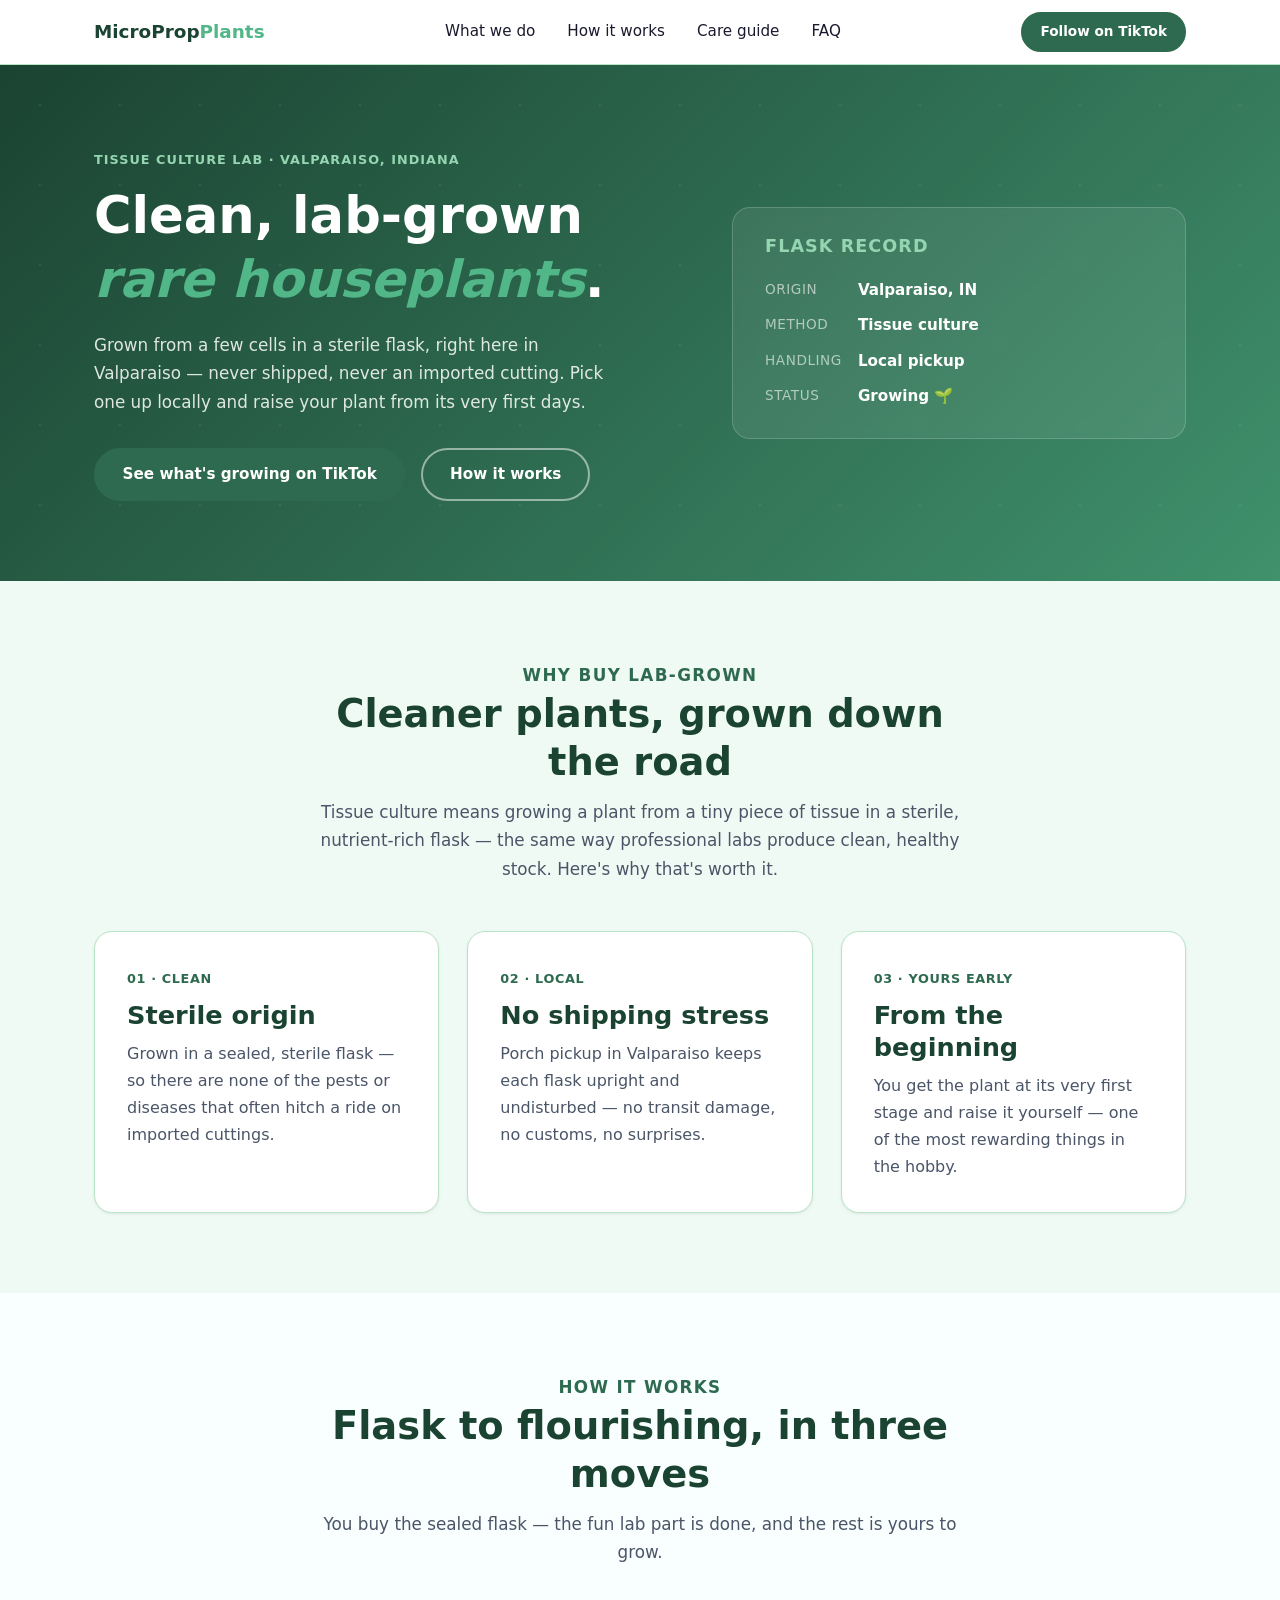
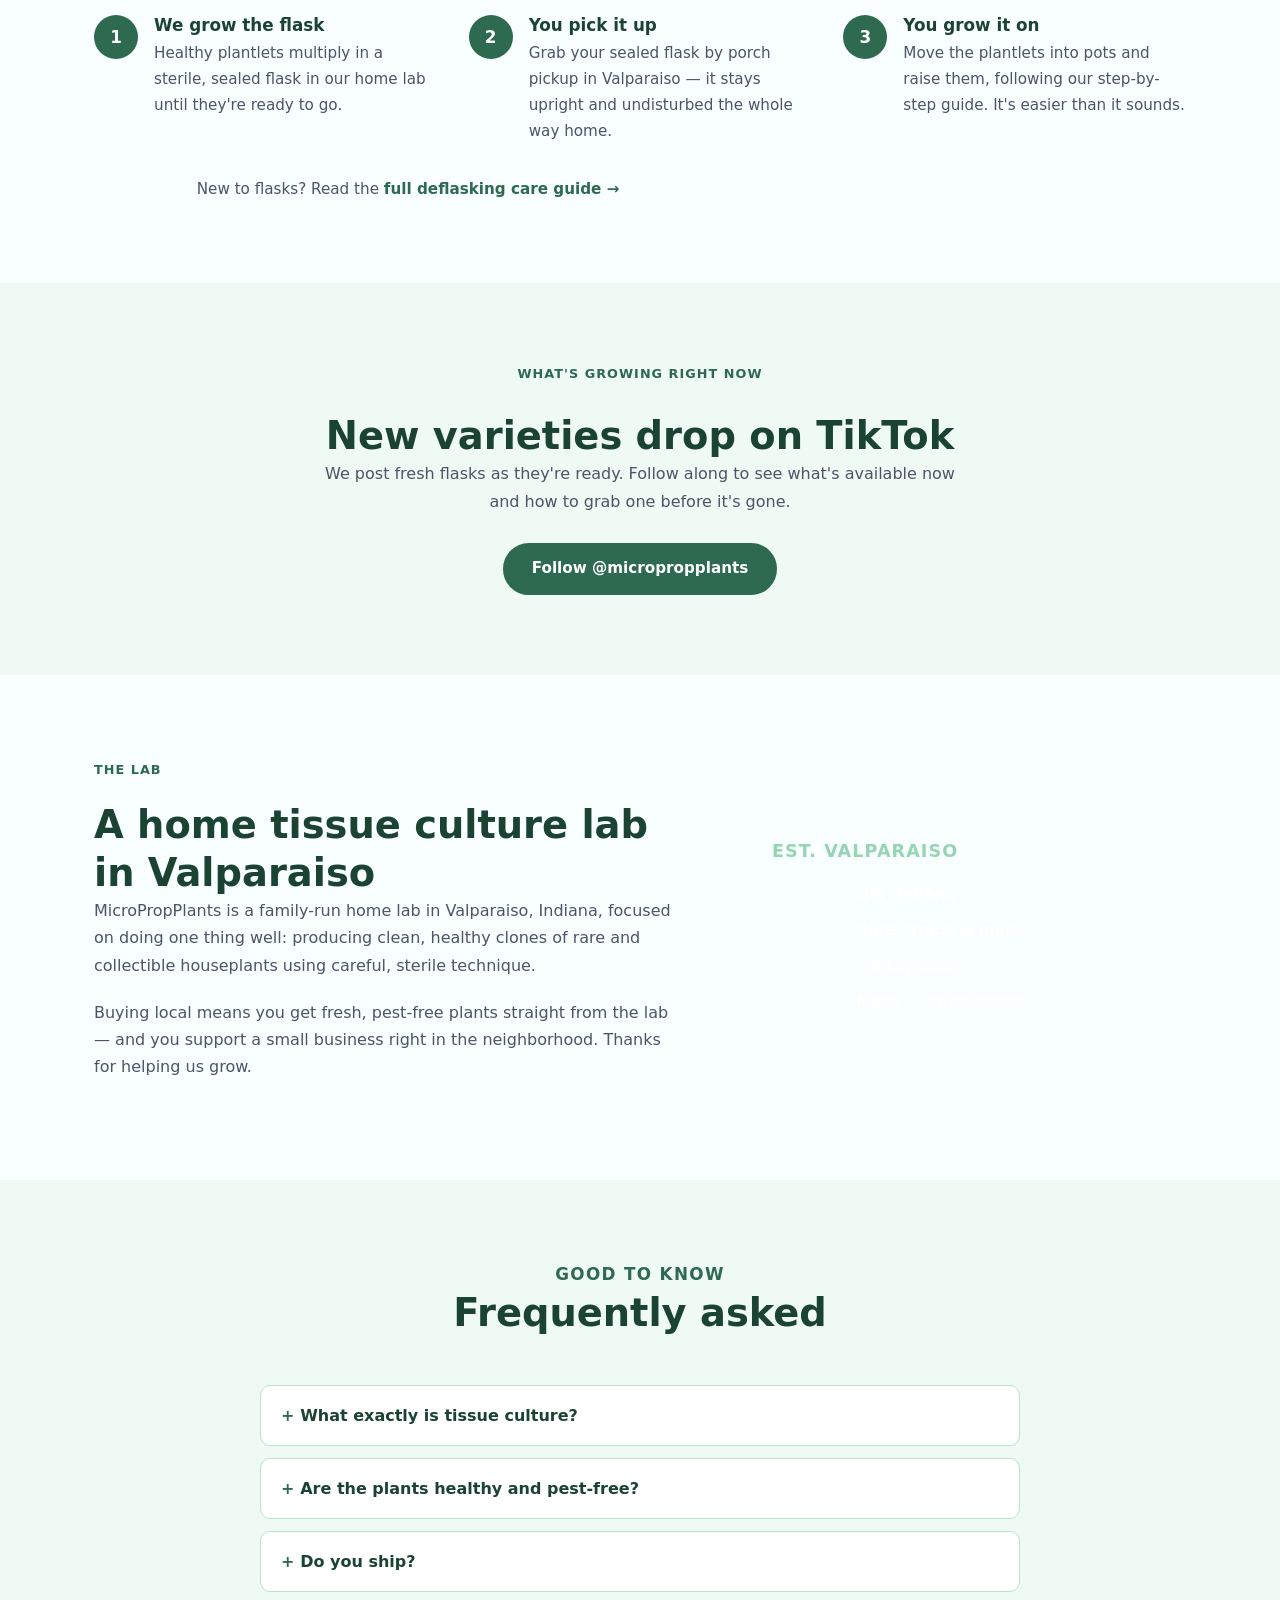
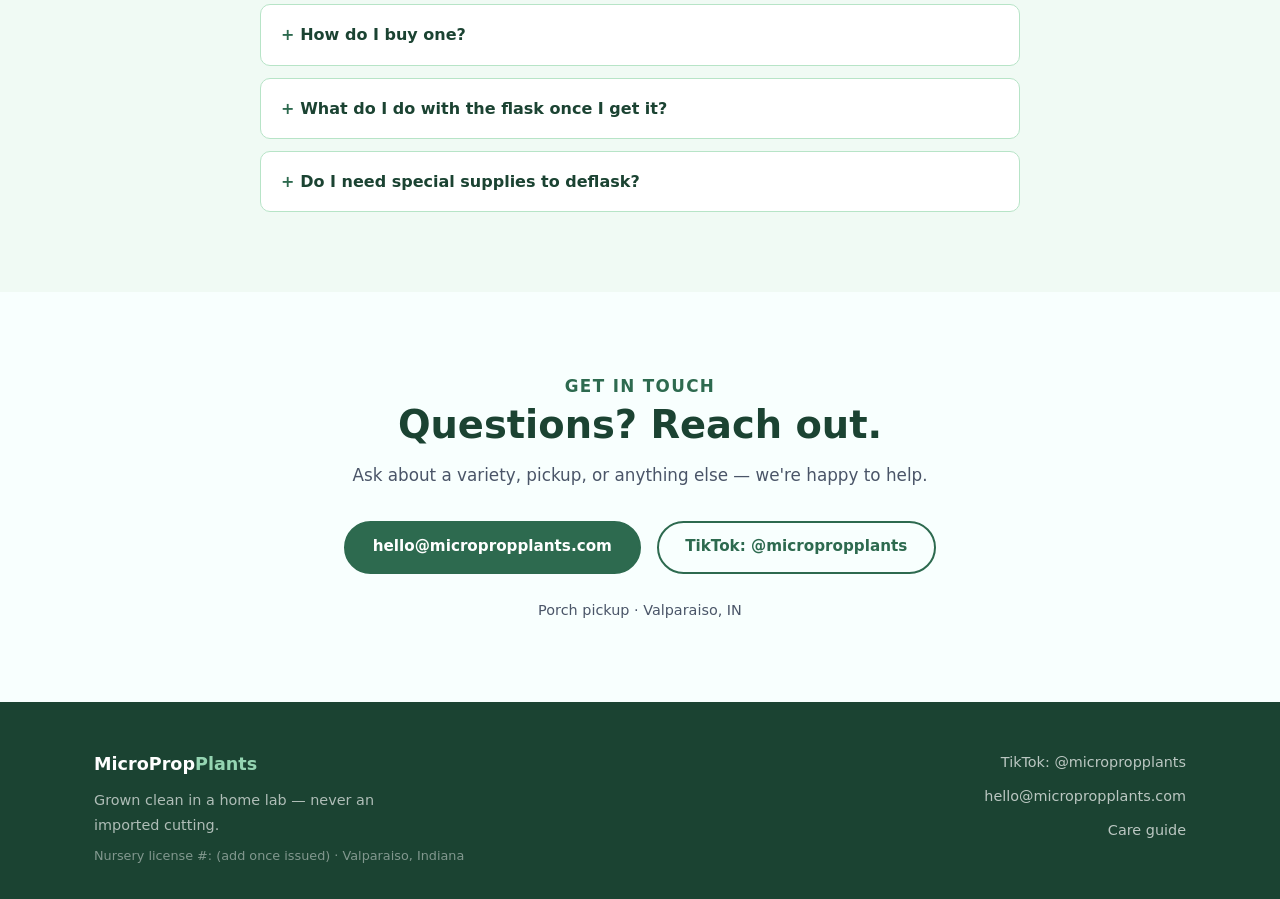
<file: index.html>
<!DOCTYPE html>
<html lang="en">
<head>
<meta charset="UTF-8">
<meta name="viewport" content="width=device-width, initial-scale=1">
<title>MicroPropPlants — Lab-Grown Rare Houseplants | Valparaiso, IN</title>
<meta name="description" content="Clean, tissue-cultured rare houseplants grown in a Valparaiso, Indiana home lab. Local porch pickup, no shipping. Follow our TikTok for current drops.">
<link rel="canonical" href="https://micropropplants.com/">
<link rel="icon" href="data:image/svg+xml,<svg xmlns='http://www.w3.org/2000/svg' viewBox='0 0 100 100'><text y='.9em' font-size='90'>🌿</text></svg>" />

<!-- Open Graph / social -->
<meta property="og:type" content="website">
<meta property="og:title" content="MicroPropPlants — Lab-Grown Rare Houseplants">
<meta property="og:description" content="Clean, tissue-cultured rare houseplants grown in Valparaiso, Indiana. Local porch pickup — follow our TikTok for current drops.">
<meta property="og:url" content="https://micropropplants.com/">
<meta property="og:image" content="https://micropropplants.com/assets/og-image.png">
<meta name="twitter:card" content="summary_large_image">

<link rel="stylesheet" href="assets/styles.css" />
</head>
<body>

<!-- NAV -->
<header class="nav">
  <div class="wrap nav-inner">
    <a class="nav-brand" href="/">MicroProp<span>Plants</span></a>
    <nav class="nav-links" aria-label="Primary">
      <a href="#what">What we do</a>
      <a href="#how">How it works</a>
      <a href="/care">Care guide</a>
      <a href="#faq">FAQ</a>
    </nav>
    <a class="btn btn-sm" href="https://www.tiktok.com/@micropropplants" rel="noopener">Follow on TikTok</a>
  </div>
</header>

<main>

<!-- HERO -->
<section class="hero">
  <div class="wrap hero-inner">
    <div class="hero-copy">
      <p class="eyebrow">Tissue Culture Lab · Valparaiso, Indiana</p>
      <h1>Clean, lab-grown <em>rare houseplants</em>.</h1>
      <p class="lede">Grown from a few cells in a sterile flask, right here in Valparaiso — never shipped, never an imported cutting. Pick one up locally and raise your plant from its very first days.</p>
      <div class="hero-btns">
        <a class="btn" href="https://www.tiktok.com/@micropropplants" rel="noopener">See what's growing on TikTok</a>
        <a class="btn btn-ghost" href="#how">How it works</a>
      </div>
    </div>
    <aside class="tag" aria-label="Specimen tag">
      <h2>Flask Record</h2>
      <dl>
        <dt>Origin</dt><dd>Valparaiso, IN</dd>
        <dt>Method</dt><dd>Tissue culture</dd>
        <dt>Handling</dt><dd>Local pickup</dd>
        <dt>Status</dt><dd>Growing 🌱</dd>
      </dl>
    </aside>
  </div>
</section>

<!-- WHAT WE DO -->
<section id="what" class="section-alt">
  <div class="wrap">
    <div class="section-head">
      <p class="eyebrow">Why buy lab-grown</p>
      <h2>Cleaner plants, grown down the road</h2>
      <p>Tissue culture means growing a plant from a tiny piece of tissue in a sterile, nutrient-rich flask — the same way professional labs produce clean, healthy stock. Here's why that's worth it.</p>
    </div>
    <div class="cards">
      <div class="card">
        <div class="k">01 · Clean</div>
        <h3>Sterile origin</h3>
        <p>Grown in a sealed, sterile flask — so there are none of the pests or diseases that often hitch a ride on imported cuttings.</p>
      </div>
      <div class="card">
        <div class="k">02 · Local</div>
        <h3>No shipping stress</h3>
        <p>Porch pickup in Valparaiso keeps each flask upright and undisturbed — no transit damage, no customs, no surprises.</p>
      </div>
      <div class="card">
        <div class="k">03 · Yours early</div>
        <h3>From the beginning</h3>
        <p>You get the plant at its very first stage and raise it yourself — one of the most rewarding things in the hobby.</p>
      </div>
    </div>
  </div>
</section>

<!-- HOW IT WORKS -->
<section id="how">
  <div class="wrap">
    <div class="section-head">
      <p class="eyebrow">How it works</p>
      <h2>Flask to flourishing, in three moves</h2>
      <p>You buy the sealed flask — the fun lab part is done, and the rest is yours to grow.</p>
    </div>
    <div class="steps">
      <div class="step">
        <div class="n">1</div>
        <div>
          <h3>We grow the flask</h3>
          <p>Healthy plantlets multiply in a sterile, sealed flask in our home lab until they're ready to go.</p>
        </div>
      </div>
      <div class="step">
        <div class="n">2</div>
        <div>
          <h3>You pick it up</h3>
          <p>Grab your sealed flask by porch pickup in Valparaiso — it stays upright and undisturbed the whole way home.</p>
        </div>
      </div>
      <div class="step">
        <div class="n">3</div>
        <div>
          <h3>You grow it on</h3>
          <p>Move the plantlets into pots and raise them, following our step-by-step guide. It's easier than it sounds.</p>
        </div>
      </div>
    </div>
    <p class="note">New to flasks? Read the <a href="/care"><b>full deflasking care guide →</b></a></p>
  </div>
</section>

<!-- AVAILABILITY / TIKTOK -->
<section id="whats-growing" class="section-alt">
  <div class="wrap">
    <div class="spotlight">
      <p class="eyebrow">What's growing right now</p>
      <h2>New varieties drop on TikTok</h2>
      <p>We post fresh flasks as they're ready. Follow along to see what's available now and how to grab one before it's gone.</p>
      <a class="btn" href="https://www.tiktok.com/@micropropplants" rel="noopener">Follow @micropropplants</a>
    </div>
  </div>
</section>

<!-- ABOUT -->
<section id="about">
  <div class="wrap about-grid">
    <div class="about">
      <p class="eyebrow">The lab</p>
      <h2>A home tissue culture lab in Valparaiso</h2>
      <p>MicroPropPlants is a family-run home lab in Valparaiso, Indiana, focused on doing one thing well: producing clean, healthy clones of rare and collectible houseplants using careful, sterile technique.</p>
      <p>Buying local means you get fresh, pest-free plants straight from the lab — and you support a small business right in the neighborhood. Thanks for helping us grow.</p>
    </div>
    <aside class="tag" aria-label="Specimen tag">
      <h2>Est. Valparaiso</h2>
      <dl>
        <dt>Region</dt><dd>NW Indiana</dd>
        <dt>Focus</dt><dd>Rare aroids &amp; more</dd>
        <dt>Pickup</dt><dd>Porch, local</dd>
        <dt>Shipping</dt><dd>None — on purpose</dd>
      </dl>
    </aside>
  </div>
</section>

<!-- FAQ -->
<section id="faq" class="section-alt">
  <div class="wrap">
    <div class="section-head">
      <p class="eyebrow">Good to know</p>
      <h2>Frequently asked</h2>
    </div>
    <div class="faq">
      <details>
        <summary>What exactly is tissue culture?</summary>
        <p>It's a way of growing a whole new plant from a tiny piece of tissue in a sterile flask filled with nutrient gel. Because everything is clean and controlled, the plantlets grow up free of the pests and diseases that spread through cuttings.</p>
      </details>
      <details>
        <summary>Are the plants healthy and pest-free?</summary>
        <p>Yes — that's the whole point. Growing in a sealed, sterile flask means the plantlets start life clean, without the hitchhiking bugs or disease that often come with imported cuttings.</p>
      </details>
      <details>
        <summary>Do you ship?</summary>
        <p>No — local porch pickup only, in Valparaiso, Indiana. Keeping it local means every flask stays upright and undisturbed, and there's no shipping damage or delay.</p>
      </details>
      <details>
        <summary>How do I buy one?</summary>
        <p>We post available flasks on our TikTok, <a href="https://www.tiktok.com/@micropropplants" rel="noopener">@micropropplants</a>. Follow along to catch new drops, then message us to arrange pickup.</p>
      </details>
      <details>
        <summary>What do I do with the flask once I get it?</summary>
        <p>You "deflask" it — gently move the little plants out of the flask and into pots, then help them adjust to normal conditions over a few weeks. Our <a href="/care">care guide</a> walks you through every step.</p>
      </details>
      <details>
        <summary>Do I need special supplies to deflask?</summary>
        <p>Not much — a self-watering pot and a simple mix of stratum and perlite, plus a way to keep humidity up while the plant settles in. The <a href="/care">care guide</a> lists exactly what you need.</p>
      </details>
    </div>
  </div>
</section>

<!-- CONTACT -->
<section id="contact">
  <div class="wrap contact">
    <div class="section-head">
      <p class="eyebrow">Get in touch</p>
      <h2>Questions? Reach out.</h2>
      <p>Ask about a variety, pickup, or anything else — we're happy to help.</p>
    </div>
    <div class="contact-actions">
      <a class="btn" href="mailto:hello@micropropplants.com">hello@micropropplants.com</a>
      <a class="btn btn-ghost" href="https://www.tiktok.com/@micropropplants" rel="noopener">TikTok: @micropropplants</a>
    </div>
    <p class="meta">Porch pickup · Valparaiso, IN</p>
  </div>
</section>

</main>

<!-- FOOTER -->
<footer class="foot">
  <div class="wrap foot-inner">
    <div>
      <div class="foot-brand">MicroProp<span>Plants</span></div>
      <p class="tagline">Grown clean in a home lab — never an imported cutting.</p>
      <p class="legal">Nursery license #: (add once issued) · Valparaiso, Indiana</p>
    </div>
    <div>
      <div class="cols">
        <a href="https://www.tiktok.com/@micropropplants" rel="noopener">TikTok: @micropropplants</a>
        <a href="mailto:hello@micropropplants.com">hello@micropropplants.com</a>
        <a href="/care">Care guide</a>
      </div>
    </div>
  </div>
</footer>

<script src="script.js"></script>
</body>
</html>
</file>
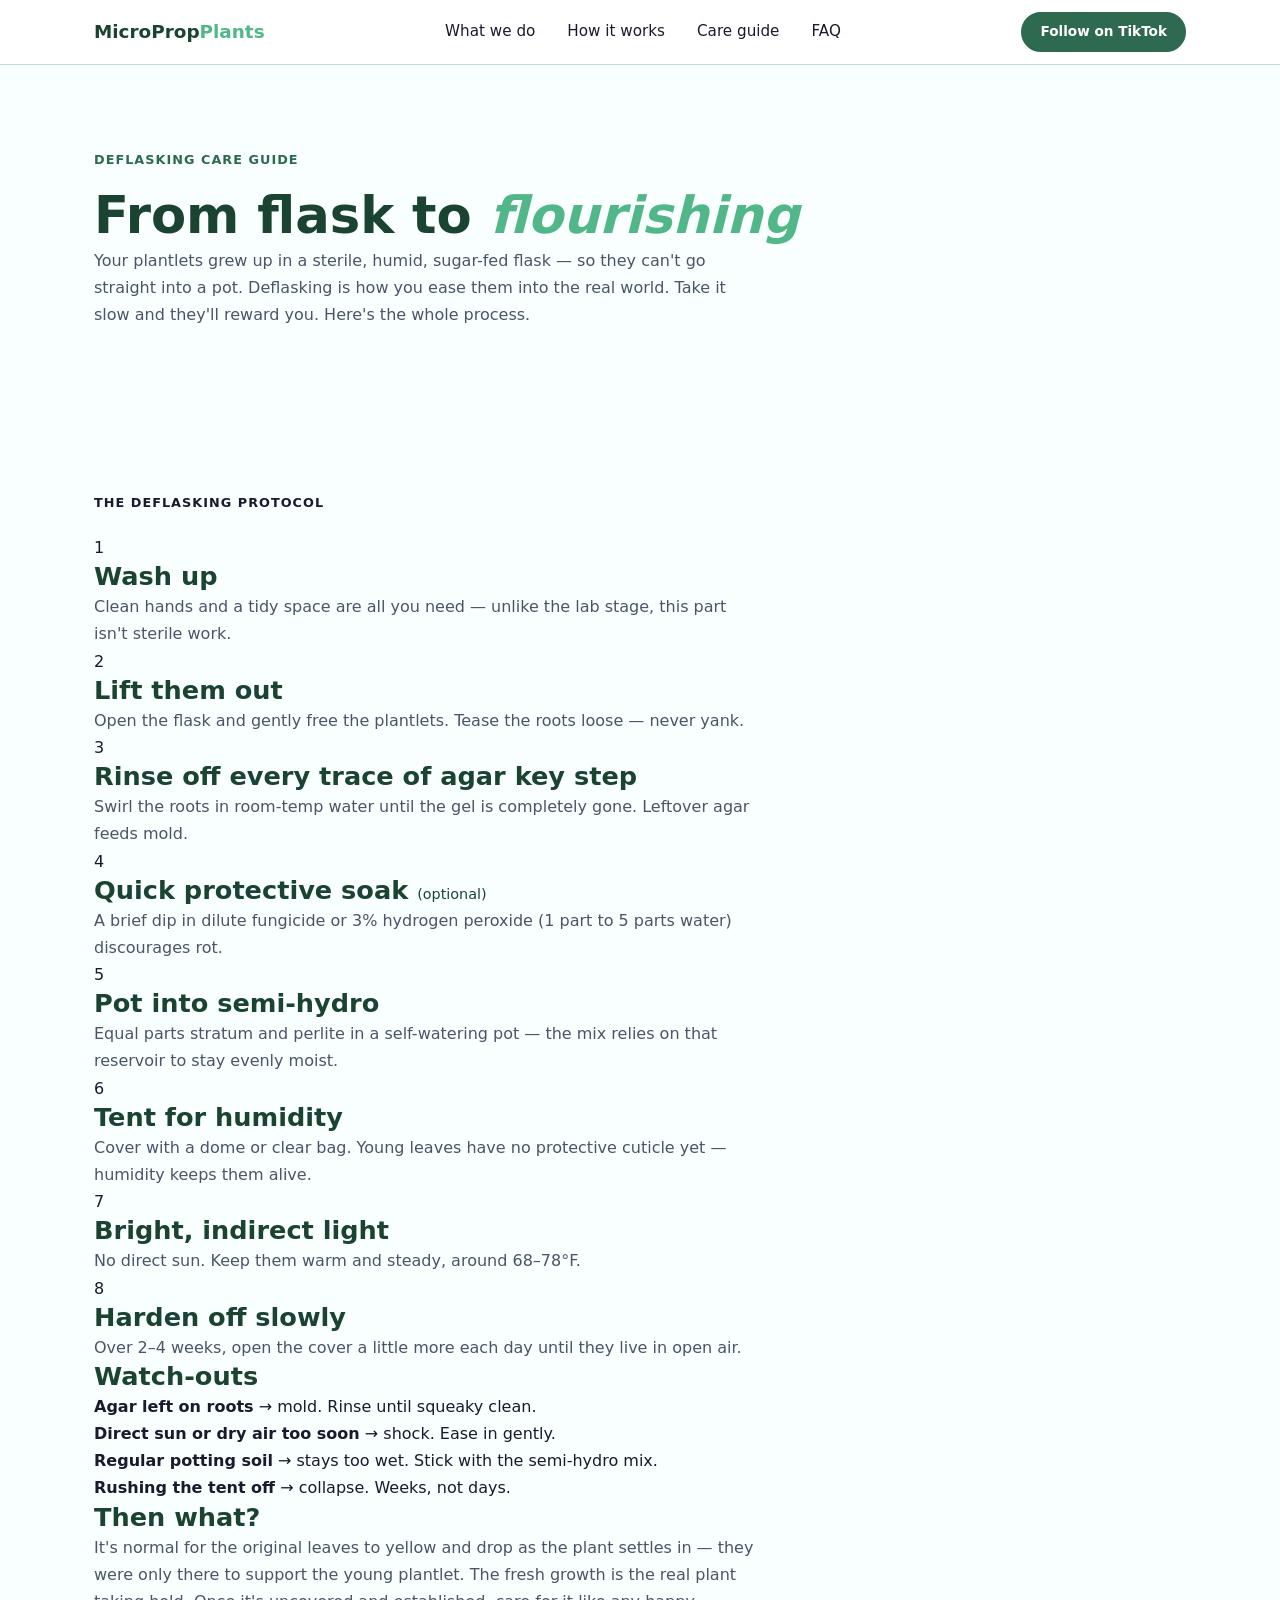
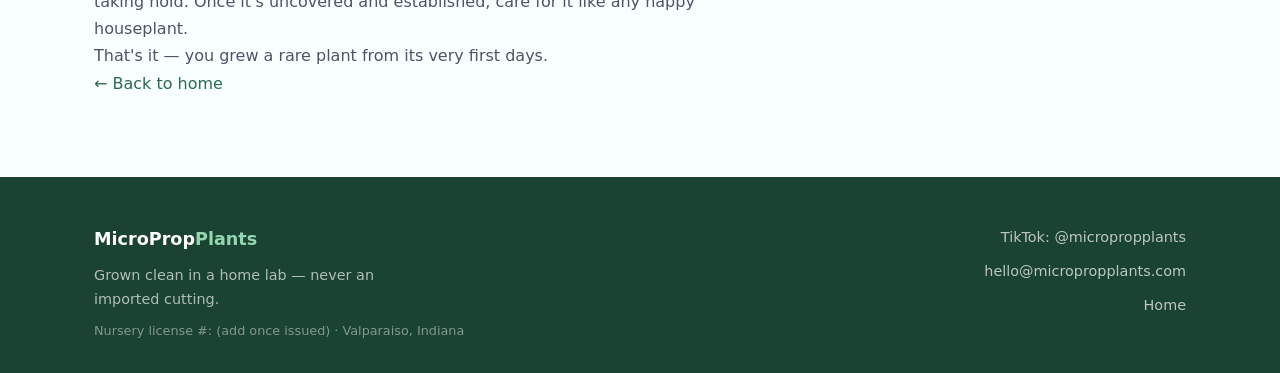
<file: care/index.html>
<!DOCTYPE html>
<html lang="en">
<head>
<meta charset="UTF-8">
<meta name="viewport" content="width=device-width, initial-scale=1">
<title>Deflasking Care Guide — MicroPropPlants</title>
<meta name="description" content="How to deflask and grow on your MicroPropPlants tissue culture flask: step-by-step deflasking, the right semi-hydro mix, hardening off, and common mistakes to avoid.">
<link rel="canonical" href="https://micropropplants.com/care">
<link rel="icon" href="../assets/favicon.svg" type="image/svg+xml">

<meta property="og:type" content="article">
<meta property="og:title" content="Deflasking Care Guide — MicroPropPlants">
<meta property="og:description" content="Step-by-step: how to move your tissue culture plantlets from flask to thriving houseplant.">
<meta property="og:url" content="https://micropropplants.com/care">
<meta property="og:image" content="https://micropropplants.com/assets/og-image.png">
<meta name="twitter:card" content="summary_large_image">

<link rel="stylesheet" href="../assets/styles.css">
</head>
<body>

<!-- NAV -->
<header class="nav">
  <div class="wrap nav-inner">
    <a class="nav-brand" href="/">MicroProp<span>Plants</span></a>
    <nav class="nav-links" aria-label="Primary">
      <a href="/#what">What we do</a>
      <a href="/#how">How it works</a>
      <a href="/care">Care guide</a>
      <a href="/#faq">FAQ</a>
    </nav>
    <a class="btn btn-sm" href="https://www.tiktok.com/@micropropplants" rel="noopener">Follow on TikTok</a>
  </div>
</header>

<main>

<section class="care-hero">
  <div class="wrap">
    <p class="eyebrow">Deflasking Care Guide</p>
    <h1>From flask to <em>flourishing</em></h1>
    <p class="lede">Your plantlets grew up in a sterile, humid, sugar-fed flask — so they can't go straight into a pot. Deflasking is how you ease them into the real world. Take it slow and they'll reward you. Here's the whole process.</p>
  </div>
</section>

<section class="protocol">
  <div class="wrap">
    <p class="eyebrow" style="color:var(--green-deep);margin-bottom:20px;">The deflasking protocol</p>
    <div class="steps2">

      <div class="p-step"><div class="n">1</div><div>
        <h3>Wash up</h3>
        <p>Clean hands and a tidy space are all you need — unlike the lab stage, this part isn't sterile work.</p>
      </div></div>

      <div class="p-step"><div class="n">2</div><div>
        <h3>Lift them out</h3>
        <p>Open the flask and gently free the plantlets. Tease the roots loose — never yank.</p>
      </div></div>

      <div class="p-step"><div class="n">3</div><div>
        <h3>Rinse off every trace of agar <span class="flag">key step</span></h3>
        <p>Swirl the roots in room-temp water until the gel is completely gone. Leftover agar feeds mold.</p>
      </div></div>

      <div class="p-step"><div class="n">4</div><div>
        <h3>Quick protective soak <span style="font-weight:400;color:var(--mute);font-size:.9rem;">(optional)</span></h3>
        <p>A brief dip in dilute fungicide or 3% hydrogen peroxide (1 part to 5 parts water) discourages rot.</p>
      </div></div>

      <div class="p-step"><div class="n">5</div><div>
        <h3>Pot into semi-hydro</h3>
        <p>Equal parts stratum and perlite in a self-watering pot — the mix relies on that reservoir to stay evenly moist.</p>
      </div></div>

      <div class="p-step"><div class="n">6</div><div>
        <h3>Tent for humidity</h3>
        <p>Cover with a dome or clear bag. Young leaves have no protective cuticle yet — humidity keeps them alive.</p>
      </div></div>

      <div class="p-step"><div class="n">7</div><div>
        <h3>Bright, indirect light</h3>
        <p>No direct sun. Keep them warm and steady, around 68–78°F.</p>
      </div></div>

      <div class="p-step"><div class="n">8</div><div>
        <h3>Harden off slowly</h3>
        <p>Over 2–4 weeks, open the cover a little more each day until they live in open air.</p>
      </div></div>

    </div>

    <div class="panels">
      <div class="watch">
        <h3>Watch-outs</h3>
        <ul>
          <li><b>Agar left on roots</b> → mold. Rinse until squeaky clean.</li>
          <li><b>Direct sun or dry air too soon</b> → shock. Ease in gently.</li>
          <li><b>Regular potting soil</b> → stays too wet. Stick with the semi-hydro mix.</li>
          <li><b>Rushing the tent off</b> → collapse. Weeks, not days.</li>
        </ul>
      </div>
      <div class="then">
        <h3>Then what?</h3>
        <p>It's normal for the original leaves to yellow and drop as the plant settles in — they were only there to support the young plantlet. The fresh growth is the real plant taking hold. Once it's uncovered and established, care for it like any happy houseplant.</p>
        <p class="kick">That's it — you grew a rare plant from its very first days.</p>
      </div>
    </div>

    <a class="back" href="/">← Back to home</a>
  </div>
</section>

</main>

<footer class="foot">
  <div class="wrap foot-inner">
    <div>
      <div class="foot-brand">MicroProp<span>Plants</span></div>
      <p class="tagline">Grown clean in a home lab — never an imported cutting.</p>
      <p class="legal">Nursery license #: (add once issued) · Valparaiso, Indiana</p>
    </div>
    <div>
      <div class="cols">
        <a href="https://www.tiktok.com/@micropropplants" rel="noopener">TikTok: @micropropplants</a>
        <a href="mailto:hello@micropropplants.com">hello@micropropplants.com</a>
        <a href="/">Home</a>
      </div>
    </div>
  </div>
</footer>

</body>
</html>
</file>
<file: assets/styles.css>
/* ============================================
   MicroPropPlants.com - Main Stylesheet
   ============================================ */

/* --- Reset & Base --- */
*, *::before, *::after {
  box-sizing: border-box;
  margin: 0;
  padding: 0;
}

:root {
  --color-primary: #2d6a4f;
  --color-primary-dark: #1b4332;
  --color-primary-light: #52b788;
  --color-accent: #95d5b2;
  --color-accent-light: #d8f3dc;
  --color-text: #1a1a2e;
  --color-text-light: #4a5568;
  --color-white: #ffffff;
  --color-bg: #f8fffe;
  --color-bg-alt: #f0faf4;
  --color-border: #b7e4c7;
  --font-sans: 'Segoe UI', system-ui, -apple-system, sans-serif;
  --font-serif: Georgia, 'Times New Roman', serif;
  --shadow-sm: 0 1px 3px rgba(0, 0, 0, 0.08);
  --shadow-md: 0 4px 16px rgba(0, 0, 0, 0.10);
  --shadow-lg: 0 8px 32px rgba(0, 0, 0, 0.13);
  --radius: 10px;
  --radius-lg: 18px;
  --transition: 0.25s ease;
}

html {
  scroll-behavior: smooth;
}

body {
  font-family: var(--font-sans);
  background: var(--color-bg);
  color: var(--color-text);
  line-height: 1.7;
  font-size: 16px;
}

img {
  max-width: 100%;
  height: auto;
  display: block;
}

a {
  color: var(--color-primary);
  text-decoration: none;
  transition: color var(--transition);
}

a:hover {
  color: var(--color-primary-light);
}

ul {
  list-style: none;
}

/* --- Typography --- */
h1, h2, h3, h4 {
  line-height: 1.25;
  font-weight: 700;
  color: var(--color-primary-dark);
}

h1 { font-size: clamp(2rem, 5vw, 3.2rem); }
h2 { font-size: clamp(1.6rem, 4vw, 2.4rem); }
h3 { font-size: clamp(1.2rem, 2.5vw, 1.6rem); }
h4 { font-size: 1.1rem; }

p {
  color: var(--color-text-light);
  max-width: 65ch;
}

em {
  font-style: italic;
  color: var(--color-primary-light);
}

/* --- Layout Utilities --- */
.wrap {
  max-width: 1140px;
  margin: 0 auto;
  padding: 0 1.5rem;
}

.section-alt {
  background: var(--color-bg-alt);
  padding: 5rem 0;
}

section:not(.hero):not(.section-alt) {
  padding: 5rem 0;
}

.section-head {
  text-align: center;
  max-width: 640px;
  margin: 0 auto 3rem;
}

.section-head h2 {
  margin-bottom: 0.75rem;
}

.section-head p {
  margin: 0 auto;
  font-size: 1.05rem;
}

.eyebrow {
  display: inline-block;
  color: var(--color-primary);
  font-size: 0.8rem;
  font-weight: 700;
  letter-spacing: 0.08em;
  text-transform: uppercase;
  margin-bottom: 0.75rem;
  max-width: none;
}

/* --- Buttons --- */
.btn {
  display: inline-flex;
  align-items: center;
  gap: 0.4em;
  padding: 0.75em 1.75em;
  border-radius: 100px;
  font-weight: 600;
  font-size: 0.95rem;
  cursor: pointer;
  border: 2px solid var(--color-primary);
  background: var(--color-primary);
  color: var(--color-white);
  transition: background var(--transition), color var(--transition), box-shadow var(--transition), border-color var(--transition), transform var(--transition);
  text-decoration: none;
}

.btn:hover {
  background: var(--color-primary-dark);
  border-color: var(--color-primary-dark);
  color: var(--color-white);
  box-shadow: var(--shadow-md);
  transform: translateY(-1px);
}

.btn-sm {
  padding: 0.5em 1.25em;
  font-size: 0.85rem;
}

.btn-ghost {
  background: transparent;
  color: var(--color-white);
  border-color: rgba(255, 255, 255, 0.5);
}

.btn-ghost:hover {
  background: rgba(255, 255, 255, 0.15);
  color: var(--color-white);
  border-color: rgba(255, 255, 255, 0.8);
}

/* Ghost button used outside the hero (e.g. contact section) needs dark-friendly default */
.contact .btn-ghost {
  background: transparent;
  color: var(--color-primary);
  border-color: var(--color-primary);
}

.contact .btn-ghost:hover {
  background: var(--color-primary);
  color: var(--color-white);
}

/* ============================================
   NAV
   ============================================ */
.nav {
  position: sticky;
  top: 0;
  z-index: 100;
  background: rgba(255, 255, 255, 0.97);
  border-bottom: 1px solid var(--color-border);
  backdrop-filter: blur(8px);
  -webkit-backdrop-filter: blur(8px);
}

.nav-inner {
  display: flex;
  align-items: center;
  justify-content: space-between;
  height: 64px;
  gap: 1.5rem;
}

.nav-brand {
  font-weight: 700;
  font-size: 1.15rem;
  color: var(--color-primary-dark);
  white-space: nowrap;
}

.nav-brand span {
  color: var(--color-primary-light);
}

.nav-links {
  display: flex;
  align-items: center;
  gap: 2rem;
  flex: 1;
  justify-content: center;
}

.nav-links a {
  font-weight: 500;
  color: var(--color-text);
  font-size: 0.95rem;
  white-space: nowrap;
}

.nav-links a:hover {
  color: var(--color-primary);
}

/* ============================================
   HERO
   ============================================ */
.hero {
  background: linear-gradient(135deg, #1b4332 0%, #2d6a4f 50%, #40916c 100%);
  color: var(--color-white);
  padding: 5rem 0;
  position: relative;
  overflow: hidden;
}

.hero::before {
  content: '';
  position: absolute;
  inset: 0;
  background: url("data:image/svg+xml,%3Csvg xmlns='http://www.w3.org/2000/svg' width='80' height='80' viewBox='0 0 80 80'%3E%3Ccircle cx='40' cy='40' r='1.5' fill='rgba(255,255,255,0.06)'/%3E%3C/svg%3E") repeat;
  pointer-events: none;
}

.hero-inner {
  position: relative;
  display: grid;
  grid-template-columns: 1.3fr 1fr;
  gap: 3rem;
  align-items: center;
}

.hero-copy .eyebrow {
  color: var(--color-accent);
}

.hero-copy h1 {
  color: var(--color-white);
  margin-bottom: 1.25rem;
}

.hero-copy .lede {
  color: rgba(255, 255, 255, 0.85);
  max-width: 50ch;
  font-size: 1.05rem;
  margin-bottom: 2rem;
}

.hero-btns {
  display: flex;
  flex-wrap: wrap;
  gap: 1rem;
}

/* "Flask Record" specimen tag card, used in hero and about section */
.tag {
  position: relative;
  background: rgba(255, 255, 255, 0.08);
  border: 1px solid rgba(255, 255, 255, 0.18);
  border-radius: var(--radius-lg);
  padding: 1.75rem 2rem;
  backdrop-filter: blur(4px);
}

.tag h2 {
  color: var(--color-accent);
  font-size: 1.1rem;
  text-transform: uppercase;
  letter-spacing: 0.06em;
  margin-bottom: 1.25rem;
}

.tag dl {
  display: grid;
  grid-template-columns: auto 1fr;
  gap: 0.6rem 1rem;
}

.tag dt {
  color: rgba(255, 255, 255, 0.6);
  font-size: 0.85rem;
  text-transform: uppercase;
  letter-spacing: 0.04em;
}

.tag dd {
  color: var(--color-white);
  font-weight: 600;
  font-size: 0.95rem;
}

/* ============================================
   CARDS (What We Do)
   ============================================ */
.cards {
  display: grid;
  grid-template-columns: repeat(3, 1fr);
  gap: 1.75rem;
}

.card {
  background: var(--color-white);
  border: 1px solid var(--color-border);
  border-radius: var(--radius-lg);
  padding: 2rem;
  box-shadow: var(--shadow-sm);
  transition: box-shadow var(--transition), transform var(--transition);
}

.card:hover {
  box-shadow: var(--shadow-md);
  transform: translateY(-3px);
}

.card .k {
  display: inline-block;
  font-size: 0.8rem;
  font-weight: 700;
  letter-spacing: 0.05em;
  text-transform: uppercase;
  color: var(--color-primary);
  margin-bottom: 0.6rem;
}

.card h3 {
  margin-bottom: 0.5rem;
}

/* ============================================
   STEPS (How It Works)
   ============================================ */
.steps {
  display: grid;
  grid-template-columns: repeat(3, 1fr);
  gap: 2rem;
  margin-bottom: 2rem;
}

.step {
  display: flex;
  gap: 1rem;
  align-items: flex-start;
}

.step .n {
  flex-shrink: 0;
  width: 44px;
  height: 44px;
  background: var(--color-primary);
  color: var(--color-white);
  border-radius: 50%;
  display: flex;
  align-items: center;
  justify-content: center;
  font-weight: 700;
  font-size: 1.05rem;
}

.step h3 {
  font-size: 1.05rem;
  margin-bottom: 0.35rem;
}

.step p {
  font-size: 0.95rem;
}

.note {
  text-align: center;
  font-size: 0.95rem;
  color: var(--color-text-light);
}

/* ============================================
   SPOTLIGHT (What's Growing / TikTok)
   ============================================ */
.spotlight {
  text-align: center;
  max-width: 640px;
  margin: 0 auto;
}

.spotlight .eyebrow {
  display: block;
}

.spotlight p {
  margin: 0 auto 1.75rem;
}

/* ============================================
   ABOUT
   ============================================ */
.about-grid {
  display: grid;
  grid-template-columns: 1.3fr 1fr;
  gap: 4rem;
  align-items: center;
}

.about p {
  margin-bottom: 1.25rem;
}

/* ============================================
   FAQ
   ============================================ */
.faq {
  max-width: 760px;
  margin: 0 auto;
  display: flex;
  flex-direction: column;
  gap: 0.75rem;
}

.faq details {
  background: var(--color-white);
  border: 1px solid var(--color-border);
  border-radius: var(--radius);
  padding: 1rem 1.25rem;
}

.faq summary {
  cursor: pointer;
  font-weight: 600;
  color: var(--color-primary-dark);
  list-style: none;
}

.faq summary::-webkit-details-marker {
  display: none;
}

.faq summary::before {
  content: '+';
  display: inline-block;
  width: 1.2em;
  color: var(--color-primary);
  font-weight: 700;
}

.faq details[open] summary::before {
  content: '−';
}

.faq details p {
  margin-top: 0.75rem;
  max-width: none;
}

/* ============================================
   CONTACT
   ============================================ */
.contact {
  text-align: center;
}

.contact .section-head {
  margin-bottom: 2rem;
}

.contact-actions {
  display: flex;
  flex-wrap: wrap;
  justify-content: center;
  gap: 1rem;
  margin-bottom: 1.5rem;
}

.meta {
  font-size: 0.9rem;
  color: var(--color-text-light);
  margin: 0 auto;
}

/* ============================================
   FOOTER
   ============================================ */
.foot {
  background: var(--color-primary-dark);
  color: rgba(255, 255, 255, 0.75);
  padding: 3rem 0 2rem;
}

.foot-inner {
  display: flex;
  justify-content: space-between;
  align-items: flex-start;
  gap: 2rem;
  flex-wrap: wrap;
}

.foot-brand {
  font-weight: 700;
  font-size: 1.1rem;
  color: var(--color-white);
  margin-bottom: 0.5rem;
}

.foot-brand span {
  color: var(--color-accent);
}

.tagline {
  font-size: 0.9rem;
  color: rgba(255, 255, 255, 0.65);
  max-width: 32ch;
  margin-bottom: 0.5rem;
}

.legal {
  font-size: 0.8rem;
  color: rgba(255, 255, 255, 0.45);
}

.cols {
  display: flex;
  flex-direction: column;
  gap: 0.6rem;
  align-items: flex-end;
}

.cols a {
  font-size: 0.9rem;
  color: rgba(255, 255, 255, 0.7);
}

.cols a:hover {
  color: var(--color-white);
}

/* Fade-in animation (applied by IntersectionObserver in script.js) */
.fade-in {
  opacity: 0;
  transform: translateY(20px);
  transition: opacity 0.5s ease, transform 0.5s ease;
}

.fade-in.visible {
  opacity: 1;
  transform: translateY(0);
}

/* ============================================
   RESPONSIVE
   ============================================ */
@media (max-width: 900px) {
  .hero-inner {
    grid-template-columns: 1fr;
  }

  .hero-copy .lede {
    max-width: none;
  }

  .about-grid {
    grid-template-columns: 1fr;
  }

  .cards {
    grid-template-columns: 1fr;
  }

  .steps {
    grid-template-columns: 1fr;
  }

  .foot-inner {
    flex-direction: column;
  }

  .cols {
    align-items: flex-start;
  }
}

@media (max-width: 600px) {
  section:not(.hero):not(.section-alt) {
    padding: 3.5rem 0;
  }

  .section-alt {
    padding: 3.5rem 0;
  }

  .nav-links {
    gap: 1rem;
  }

  .nav-links a {
    font-size: 0.85rem;
  }
}
</file>
